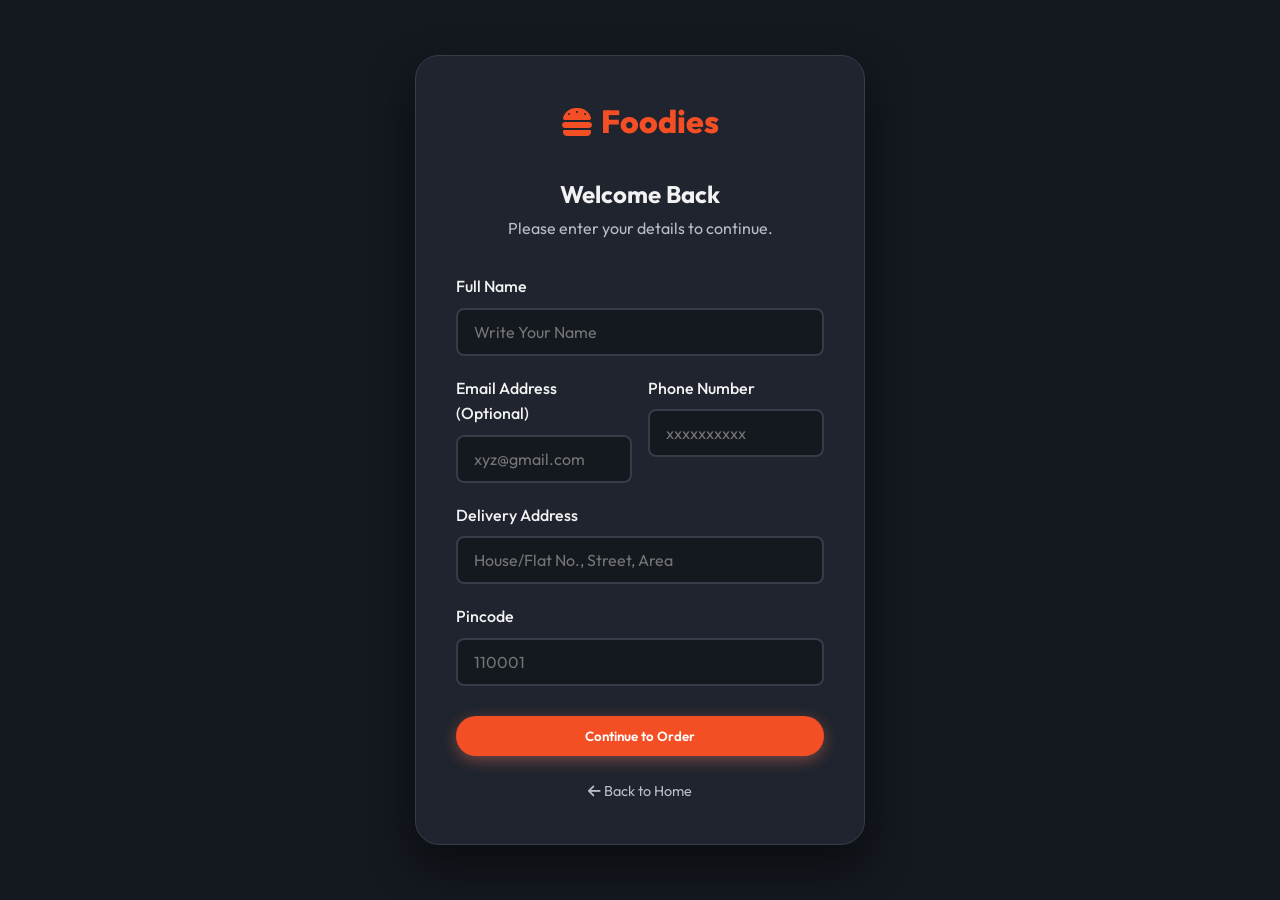
<file: checkout.html>
<!-- checkout.html -->
<!DOCTYPE html>
<html lang="en">
<head>
    <meta charset="UTF-8">
    <title>Foodies - Checkout</title>
    <meta name="viewport" content="width=device-width, initial-scale=1.0">
    <link href="https://fonts.googleapis.com/css2?family=Outfit:wght@300;400;500;600;700;800&display=swap" rel="stylesheet">
    <link rel="stylesheet" href="https://cdnjs.cloudflare.com/ajax/libs/font-awesome/6.4.0/css/all.min.css">
    <link rel="stylesheet" href="css/style.css">
    <style>
        .checkout-page { padding: 120px 24px 60px; display: flex; gap: 40px; }
        .checkout-form { flex: 2; background: var(--surface-color); padding: 32px; border-radius: var(--radius-lg); border: 1px solid var(--border-color); box-shadow: var(--shadow-sm); }
        .checkout-summary { flex: 1; align-self: flex-start; }
        .form-group { margin-bottom: 20px; }
        .form-group label { display: block; margin-bottom: 8px; font-weight: 500; }
        .form-group input { width: 100%; padding: 12px; border: 2px solid var(--border-color); border-radius: var(--radius-sm); font-family: inherit; font-size: 1rem; background: var(--bg-color); color: var(--text-primary); }
        .form-group input:focus { border-color: var(--primary-color); outline: none; }
        .payment-options { display: flex; gap: 16px; margin-bottom: 24px; }
        .payment-card { flex: 1; padding: 16px; border: 2px solid var(--border-color); border-radius: var(--radius-md); text-align: center; cursor: pointer; transition: all 0.2s; font-weight: 600; }
        .payment-card.selected { border-color: var(--primary-color); background: rgba(255, 126, 95, 0.1); color: var(--primary-color); }
        @media(max-width: 900px) { .checkout-page { flex-direction: column; } }
    </style>
</head>
<body>
    <script>if (localStorage.getItem('theme') === 'dark') document.documentElement.setAttribute('data-theme', 'dark');</script>
    <nav class="navbar">
        <div class="nav-container">
            <a href="index.html" class="logo"><i class="fa-solid fa-burger"></i> Foodies</a>
            <ul class="nav-links">
                <li><a href="restaurants.html">Restaurants</a></li>
                <li><a href="offers.html">Offers</a></li>
                <li><a href="help.html">Help</a></li>
            </ul>
        </div>
    </nav>

    <div class="container checkout-page">
        <div class="checkout-form">
            <h2>Delivery Details</h2>
            <p style="color: var(--text-secondary); margin-bottom: 24px;">Enter your information accurately so we can deliver your food hot!</p>
            
            <form id="checkoutForm" onsubmit="handleCheckout(event)">
                <div class="form-group">
                    <label>Full Name</label>
                    <input type="text" id="chkName" placeholder="John Doe" required>
                </div>
                <div class="form-group">
                    <label>Phone Number</label>
                    <input type="tel" id="chkPhone" placeholder="9876543210" pattern="[0-9]{10}" required>
                </div>
                <div class="form-group">
                    <label>Delivery Address</label>
                    <input type="text" id="chkAddress" placeholder="House/Flat No., Street, Area" required>
                </div>
                <div style="display: flex; gap: 16px;">
                    <div class="form-group" style="flex:1;">
                        <label>City</label>
                        <input type="text" id="chkCity" placeholder="New Delhi" required value="New Delhi">
                    </div>
                    <div class="form-group" style="flex:1;">
                        <label>Pincode</label>
                        <input type="text" id="chkPincode" placeholder="110001" required>
                    </div>
                </div>

                <h3 style="margin: 24px 0 16px;">Payment Method</h3>
                <div class="payment-options">
                    <div class="payment-card selected" onclick="selectPayment(this, 'cash')">
                        <i class="fa-solid fa-money-bill-1-wave" style="display:block; font-size:1.5rem; margin-bottom:8px;"></i> Cash
                    </div>
                    <div class="payment-card" onclick="selectPayment(this, 'upi')">
                        <i class="fa-brands fa-google-pay" style="display:block; font-size:1.5rem; margin-bottom:8px;"></i> UPI
                    </div>
                    <div class="payment-card" onclick="selectPayment(this, 'card')">
                        <i class="fa-solid fa-credit-card" style="display:block; font-size:1.5rem; margin-bottom:8px;"></i> Card
                    </div>
                </div>

                <!-- UPI Details -->
                <div id="upiDetails" style="display: none; margin-bottom: 24px; padding: 16px; border: 1px solid var(--border-color); border-radius: var(--radius-sm); background: rgba(0,0,0,0.02);">
                    <div class="form-group">
                        <label>UPI ID</label>
                        <input type="text" id="chkUpiId" placeholder="username@upi">
                    </div>
                </div>

                <!-- Card Details -->
                <div id="cardDetails" style="display: none; margin-bottom: 24px; padding: 16px; border: 1px solid var(--border-color); border-radius: var(--radius-sm); background: rgba(0,0,0,0.02);">
                    <!-- Saved Card Option -->
                    <div id="savedCardSelectionContainer" style="margin-bottom: 16px; display: none;">
                        <label style="display: flex; align-items: center; gap: 8px; font-weight: 600; cursor: pointer; margin-bottom: 12px;">
                            <input type="checkbox" id="useSavedCardCheckbox" onchange="toggleCardInputs()" style="width: auto;">
                            Use a saved payment method
                        </label>
                        <select id="savedCardSelect" style="width: 100%; padding: 12px; border: 2px solid var(--border-color); border-radius: var(--radius-sm); background: var(--bg-color); color: var(--text-primary); font-family: inherit; font-size: 1rem; margin-bottom: 16px;">
                            <!-- Dynamically loaded options -->
                        </select>
                    </div>

                    <!-- Card Inputs -->
                    <div id="newCardInputs">
                        <div class="form-group">
                            <label>Card Number</label>
                            <input type="text" id="chkCardNum" placeholder="0000 0000 0000 0000" maxlength="19" oninput="formatCheckoutCardNumber(this)">
                        </div>
                        <div style="display: flex; gap: 16px;">
                            <div class="form-group" style="flex:1;">
                                <label>Expiry (MM/YY)</label>
                                <input type="text" id="chkCardExp" placeholder="MM/YY" maxlength="5" oninput="formatCheckoutExpiry(this)">
                            </div>
                            <div class="form-group" style="flex:1;">
                                <label>CVV</label>
                                <input type="password" id="chkCardCvv" placeholder="123" maxlength="4">
                            </div>
                        </div>
                        <div class="form-group">
                            <label>Name on Card</label>
                            <input type="text" id="chkCardName" placeholder="Write Your Name">
                        </div>
                        <div class="form-group" style="display: flex; align-items: center; gap: 8px; margin-top: 12px;">
                            <input type="checkbox" id="saveCardCheckbox" style="width: auto; cursor: pointer;">
                            <label for="saveCardCheckbox" style="margin: 0; font-weight: 500; cursor: pointer;">Save this card for future payments</label>
                        </div>
                    </div>
                </div>
                
                <input type="hidden" id="selectedPaymentMethod" value="cash">

                <button type="submit" class="btn btn-primary btn-block" style="font-size: 1.2rem; padding: 16px;">Pay & Place Order</button>
            </form>
        </div>

        <div class="checkout-summary">
            <div class="cart-summary" style="background: var(--surface-color); border-radius: var(--radius-lg); padding: 32px; border: 1px solid var(--border-color);">
                <h3 style="margin-bottom: 24px;">Order Summary</h3>
                <div id="checkoutItems" style="margin-bottom: 16px; font-size: 0.95rem; color: var(--text-secondary);">
                    <!-- Items snippet -->
                </div>
                <div style="display:flex; gap:8px; margin-bottom:16px;">
                    <input type="text" id="chkCouponInput" placeholder="Enter Coupon Code" style="flex:1; padding:8px 12px; border:1px solid var(--border-color); border-radius:var(--radius-sm);">
                    <button type="button" class="btn btn-outline" style="padding:8px 16px;" onclick="applyChkCoupon()">Apply</button>
                </div>
                <div id="chkAppliedCouponMsg" style="color:var(--success-color); font-size:0.9rem; margin-bottom:16px; display:none;">
                    <i class="fa-solid fa-tags"></i> Coupon <strong id="chkAppliedCouponName"></strong> Applied! 
                    <button type="button" onclick="removeChkCoupon()" style="background:none; border:none; color:var(--danger-color); cursor:pointer; text-decoration:underline;">Remove</button>
                </div>
                
                <div style="display: flex; justify-content: space-between; border-top: 1px dashed var(--border-color); padding-top: 16px; margin-top: 16px; font-size: 1.0rem; color: var(--text-secondary);">
                    <span>Subtotal</span>
                    <span id="chkSubtotal">₹0</span>
                </div>
                <div style="display: flex; justify-content: space-between; margin-top: 8px; font-size: 1.0rem; color: var(--text-secondary);">
                    <span>Fees (Delivery + Platform)</span>
                    <span>₹45</span>
                </div>
                <div id="chkDiscountRow" style="display: none; justify-content: space-between; margin-top: 8px; font-size: 1.0rem; color: var(--success-color);">
                    <span>Discount</span>
                    <span id="chkDiscountAmount">-₹0</span>
                </div>
                <div style="display: flex; justify-content: space-between; border-top: 1px dashed var(--border-color); padding-top: 16px; margin-top: 16px; font-size: 1.25rem; font-weight: 700;">
                    <span>Total</span>
                    <span id="finalTotal">₹0</span>
                </div>
            </div>
        </div>
    </div>
    
    <div id="toastContainer" class="toast-container"></div>
    <script src="js/auth.js"></script>
    <script src="js/script.js"></script>
    <script src="js/cart.js"></script>
    <script>
        function updateSummary() {
            const container = document.getElementById('checkoutItems');
            if(window.cartSystem.items.length === 0) {
                container.innerHTML = '<p style="color:var(--danger-color);">Your cart is empty.</p>';
                document.getElementById('finalTotal').textContent = '₹0';
                return;
            }
            let html = '';
            for (const item of cartSystem.items) {
                html += `<div style="display:flex; justify-content:space-between; margin-bottom:8px;"><span>${item.quantity}x ${item.name}</span><span>₹${item.price * item.quantity}</span></div>`;
            }
            container.innerHTML = html;
            
            const sub = cartSystem.getTotal();
            document.getElementById('chkSubtotal').textContent = `₹${sub}`;
            document.getElementById('finalTotal').textContent = `₹${cartSystem.getFinalTotal()}`;
            
            const discountRow = document.getElementById('chkDiscountRow');
            if(cartSystem.appliedCoupon && cartSystem.discountAmount > 0) {
                discountRow.style.display = 'flex';
                document.getElementById('chkAppliedCouponName').textContent = cartSystem.appliedCoupon;
                document.getElementById('chkDiscountAmount').textContent = `-₹${cartSystem.discountAmount}`;
                document.getElementById('chkAppliedCouponMsg').style.display = 'block';
            } else {
                discountRow.style.display = 'none';
                document.getElementById('chkAppliedCouponMsg').style.display = 'none';
            }
        }
        
        function applyChkCoupon() {
            const code = document.getElementById('chkCouponInput').value;
            if(cartSystem.applyCoupon(code)) {
                document.getElementById('chkCouponInput').value = '';
                updateSummary();
            }
        }
        
        function removeChkCoupon() {
            cartSystem.removeCoupon();
            updateSummary();
        }

        function formatCheckoutCardNumber(input) {
            let value = input.value.replace(/\D/g, '');
            let formatted = '';
            for (let i = 0; i < value.length; i++) {
                if (i > 0 && i % 4 === 0) formatted += ' ';
                formatted += value[i];
            }
            input.value = formatted;
        }

        function formatCheckoutExpiry(input) {
            let value = input.value.replace(/\D/g, '');
            if (value.length > 2) {
                input.value = value.slice(0, 2) + '/' + value.slice(2, 4);
            } else {
                input.value = value;
            }
        }

        function setupSavedPayments() {
            const container = document.getElementById('savedCardSelectionContainer');
            const select = document.getElementById('savedCardSelect');
            if (!window.profileSystem || !container || !select) return;
            
            const payments = window.profileSystem.payments || [];
            if (payments.length > 0) {
                container.style.display = 'block';
                document.getElementById('useSavedCardCheckbox').checked = true;
                
                let selectHtml = '';
                payments.forEach((p) => {
                    selectHtml += `<option value="${p.id}" data-type="${p.type}" data-detail="${p.detail}">${p.type} ending in ${p.detail.slice(-4)}</option>`;
                });
                select.innerHTML = selectHtml;
                toggleCardInputs();
            } else {
                container.style.display = 'none';
                document.getElementById('useSavedCardCheckbox').checked = false;
                toggleCardInputs();
            }
        }

        function toggleCardInputs() {
            const useSaved = document.getElementById('useSavedCardCheckbox').checked;
            const newCardDiv = document.getElementById('newCardInputs');
            
            const numInput = document.getElementById('chkCardNum');
            const expInput = document.getElementById('chkCardExp');
            const cvvInput = document.getElementById('chkCardCvv');
            const nameInput = document.getElementById('chkCardName');
            
            if (useSaved && document.getElementById('savedCardSelectionContainer').style.display !== 'none') {
                newCardDiv.style.display = 'none';
                numInput.required = false;
                expInput.required = false;
                cvvInput.required = false;
                nameInput.required = false;
            } else {
                newCardDiv.style.display = 'block';
                const isCardMethod = document.getElementById('selectedPaymentMethod').value === 'card';
                numInput.required = isCardMethod;
                expInput.required = isCardMethod;
                cvvInput.required = isCardMethod;
                nameInput.required = isCardMethod;
            }
        }

        function selectPayment(el, method) {
            const cards = document.querySelectorAll('.payment-card');
            for(const c of cards) {
                c.classList.remove('selected');
            }
            el.classList.add('selected');
            document.getElementById('selectedPaymentMethod').value = method;

            document.getElementById('upiDetails').style.display = method === 'upi' ? 'block' : 'none';
            document.getElementById('cardDetails').style.display = method === 'card' ? 'block' : 'none';

            document.getElementById('chkUpiId').required = method === 'upi';
            
            toggleCardInputs();
        }

        function handleCheckout(e) {
            e.preventDefault();
            if(!authSystem.isLoggedIn()) {
                window.location.href = 'login.html?redirect=checkout.html';
                return;
            }
            if(cartSystem.items.length === 0) {
                showToast("Cannot place empty order!");
                return;
            }

            const method = document.getElementById('selectedPaymentMethod').value;
            if (method === 'card') {
                const useSaved = document.getElementById('useSavedCardCheckbox').checked && 
                                 document.getElementById('savedCardSelectionContainer').style.display !== 'none';
                
                if (!useSaved) {
                    const cardNum = document.getElementById('chkCardNum').value.replace(/\s+/g, '');
                    const cardExp = document.getElementById('chkCardExp').value;
                    const cardCvv = document.getElementById('chkCardCvv').value;
                    const cardName = document.getElementById('chkCardName').value.trim();
                    
                    if (cardNum.length < 16) {
                        showToast("Please enter a valid 16-digit card number.");
                        return;
                    }
                    if (!cardExp.includes('/') || cardExp.length < 5) {
                        showToast("Please enter a valid expiry (MM/YY).");
                        return;
                    }
                    if (cardCvv.length < 3) {
                        showToast("Please enter a valid CVV.");
                        return;
                    }
                    if (!cardName) {
                        showToast("Please enter name on card.");
                        return;
                    }
                    
                    // If "Save Card" is checked, save it to profileSystem
                    if (document.getElementById('saveCardCheckbox').checked && window.profileSystem) {
                        let type = 'Visa';
                        if (cardNum.startsWith('5')) type = 'Mastercard';
                        else if (cardNum.startsWith('4')) type = 'Visa';
                        else if (cardNum.startsWith('3')) type = 'American Express';
                        window.profileSystem.addPayment(type, cardNum);
                    }
                }
            }

            // Save Order
            cartSystem.saveOrder();
            // Clear cart
            cartSystem.clearCart();
            // Redirect
            window.location.href = 'confirmation.html';
        }

        document.addEventListener('DOMContentLoaded', () => {
            if(!authSystem.isLoggedIn()) {
                window.location.href = 'login.html?redirect=checkout.html';
                return;
            } else {
                const user = authSystem.getUser();
                document.getElementById('chkName').value = user.name;
                document.getElementById('chkPhone').value = user.phone;
                document.getElementById('chkAddress').value = user.address;
                document.getElementById('chkPincode').value = user.pincode;
            }
            updateSummary();
            setupSavedPayments();
        });
    </script>
</body>
</html>
</file>
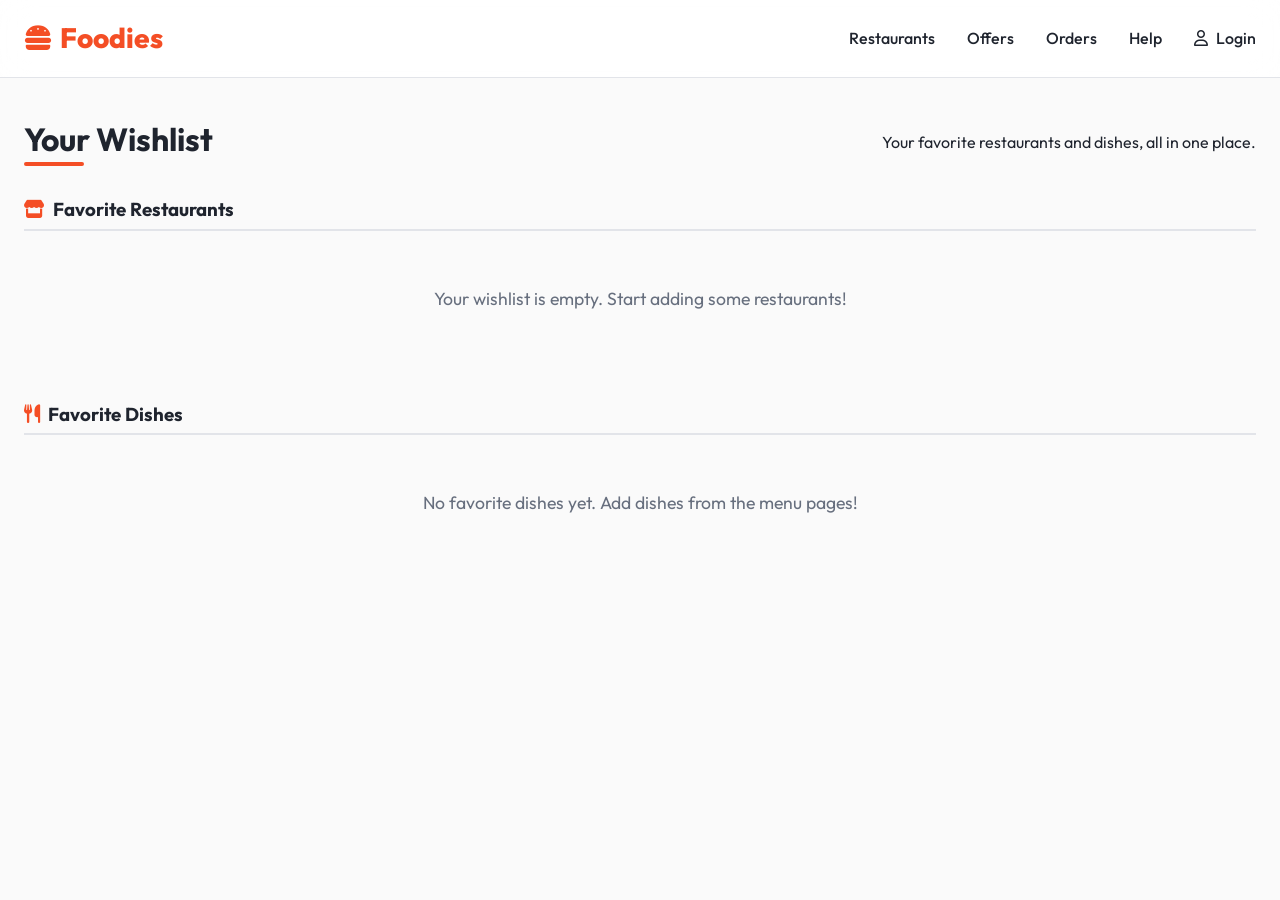
<file: favorites.html>
<!DOCTYPE html>
<html lang="en">
<head>
    <meta charset="UTF-8">
    <meta name="viewport" content="width=device-width, initial-scale=1.0">
    <title>Foodies - Favorites</title>
    <link href="https://fonts.googleapis.com/css2?family=Outfit:wght@300;400;500;600;700;800&display=swap" rel="stylesheet">
    <link rel="stylesheet" href="https://cdnjs.cloudflare.com/ajax/libs/font-awesome/6.4.0/css/all.min.css">
    <link rel="stylesheet" href="css/style.css">
</head>
<body>
    <nav class="navbar">
        <div class="nav-container">
            <a href="index.html" class="logo"><i class="fa-solid fa-burger"></i> Foodies</a>
            <ul class="nav-links">
                <li><a href="restaurants.html">Restaurants</a></li>
                <li><a href="offers.html">Offers</a></li>
                <li><a href="profile.html">Orders</a></li>
                <li><a href="help.html">Help</a></li>
                <li><a href="login.html" class="login-btn"><i class="fa-regular fa-user"></i> Login</a></li>
            </ul>
        </div>
    </nav>
    <div class="container" style="padding-top: 120px; min-height: 60vh; padding-bottom: 60px;">
        <div class="section-header">
            <h2>Your Wishlist</h2>
            <p>Your favorite restaurants and dishes, all in one place.</p>
        </div>
        
        <!-- Restaurants Section -->
        <h3 style="margin-bottom: 24px; font-weight: 700; color: var(--text-primary); border-bottom: 2px solid var(--border-color); padding-bottom: 8px; display: flex; align-items: center; gap: 8px;"><i class="fa-solid fa-store" style="color:var(--primary-color);"></i> Favorite Restaurants</h3>
        <div class="restaurant-grid" id="favoritesGrid" style="margin-bottom: 60px;">
            <!-- Dynamically populated via JS -->
            <p>Loading your favorites...</p>
        </div>

        <!-- Dishes Section -->
        <h3 style="margin-bottom: 24px; font-weight: 700; color: var(--text-primary); border-bottom: 2px solid var(--border-color); padding-bottom: 8px; display: flex; align-items: center; gap: 8px;"><i class="fa-solid fa-utensils" style="color:var(--primary-color);"></i> Favorite Dishes</h3>
        <div class="restaurant-grid" id="favoriteDishesGrid">
            <!-- Dynamically populated via JS -->
            <p>Loading your favorite dishes...</p>
        </div>
    </div>
    <script>
        function renderFavorites() {
            // Render Restaurants
            const container = document.getElementById('favoritesGrid');
            if(container) {
                const favIds = wishlistSystem.wishlist;
                const data = window.foodData.restaurants.filter(r => favIds.includes(r.id));

                if(data.length === 0) {
                    container.innerHTML = `<p style="grid-column: 1/-1; text-align: center; color: var(--text-secondary); font-size: 1.1rem; padding: 30px 0;">Your wishlist is empty. Start adding some restaurants!</p>`;
                } else {
                    let html = '';
                    data.forEach(r => {
                        const hasOffer = [1, 4, 5].includes(r.id);
                        const offerHtml = hasOffer ? `<div style="position:absolute; top:12px; left:12px; background:var(--primary-color); color:white; padding:4px 12px; font-weight:800; border-radius:var(--radius-sm); font-size:0.8rem; box-shadow:var(--shadow-sm); z-index:10;">BEST OFFER</div>` : '';

                        html += `
                        <a href="menu.html?id=${r.id}" class="restaurant-card">
                            <div class="rest-image">
                                ${offerHtml}
                                <button class="wishlist-btn" data-id="${r.id}" onclick="event.preventDefault(); wishlistSystem.toggle(${r.id})" style="position:absolute; top:12px; right:12px; background:white; border:none; border-radius:50%; width:32px; height:32px; display:flex; align-items:center; justify-content:center; cursor:pointer; box-shadow:var(--shadow-sm); z-index:10; font-size:1.1rem; transition:transform 0.2s; color:var(--text-secondary);">
                                    <i class="fa-regular fa-heart"></i>
                                </button>
                                <img src="${r.img}?w=500&q=80" alt="${r.name}">
                                <span class="view-menu-overlay">View Menu</span>
                            </div>
                            <div class="rest-details">
                                <div class="rest-header">
                                    <h3>${r.name}</h3>
                                    <span class="rating"><i class="fa-solid fa-star"></i> ${r.rating}</span>
                                </div>
                                <p class="cuisines">${r.cuisine}</p>
                                <div class="rest-meta">
                                    <span><i class="fa-solid fa-clock"></i> ${r.time}</span>
                                    <span><i class="fa-solid fa-motorcycle"></i> ${r.id % 2 === 0 ? "Free" : "₹40"}</span>
                                </div>
                            </div>
                        </a>
                        `;
                    });
                    container.innerHTML = html;
                }
            }

            // Render Dishes
            const dishesContainer = document.getElementById('favoriteDishesGrid');
            if (dishesContainer) {
                const dishIds = wishlistSystem.dishWishlist || [];
                const dishData = window.foodData.dishes.filter(d => dishIds.includes(d.id));

                if(dishData.length === 0) {
                    dishesContainer.innerHTML = `<p style="grid-column: 1/-1; text-align: center; color: var(--text-secondary); font-size: 1.1rem; padding: 30px 0;">No favorite dishes yet. Add dishes from the menu pages!</p>`;
                } else {
                    let dishHtml = '';
                    dishData.forEach(d => {
                        const typeClass = d.type === 'veg' ? 'success' : 'danger';
                        dishHtml += `
                        <div class="restaurant-card" style="position:relative; display:flex; flex-direction:column; overflow:hidden; min-height: 320px;">
                            <div class="rest-image" style="position:relative; height:180px;">
                                <button class="wishlist-dish-btn" data-id="${d.id}" onclick="event.preventDefault(); wishlistSystem.toggleDish(${d.id});" style="position:absolute; top:12px; right:12px; background:white; border:none; border-radius:50%; width:32px; height:32px; display:flex; align-items:center; justify-content:center; cursor:pointer; box-shadow:var(--shadow-sm); z-index:10; font-size:1.1rem; transition:transform 0.2s; color:var(--text-secondary);">
                                    <i class="fa-regular fa-heart"></i>
                                </button>
                                <img src="${d.img}" alt="${d.name}" style="width:100%; height:100%; object-fit:cover;">
                            </div>
                            <div class="rest-details" style="flex:1; display:flex; flex-direction:column; justify-content:space-between; padding:16px;">
                                <div>
                                    <div style="display:flex; align-items:center; gap:6px; margin-bottom:4px;">
                                        <span class="type-icon ${d.type}" style="display:inline-flex; width:10px; height:10px; border:1px solid var(--${typeClass}-color); border-radius:2px; align-items:center; justify-content:center;"><i class="fa-solid fa-circle" style="color:var(--${typeClass}-color); font-size:6px;"></i></span>
                                        <h3 style="font-size:1.1rem; font-weight:600; margin:0; text-overflow:ellipsis; overflow:hidden; white-space:nowrap; color: var(--text-primary);">${d.name}</h3>
                                    </div>
                                    <p style="color:var(--text-secondary); font-size:0.85rem; margin-bottom:12px;">₹${d.price} • ${d.restaurant}</p>
                                </div>
                                <button class="btn btn-primary btn-block btn-sm" onclick="if(window.cartSystem){ window.cartSystem.addItem(${d.id}, '${d.name.replace(/'/g, "\\'")}', ${d.price}, '${d.img}'); }" style="font-weight:700; border-radius: var(--radius-sm);">ADD TO CART</button>
                            </div>
                        </div>
                        `;
                    });
                    dishesContainer.innerHTML = dishHtml;
                }
            }

            setTimeout(() => wishlistSystem.updateButtons(), 0);
        }

        document.addEventListener('DOMContentLoaded', () => {
            renderFavorites();
        });
    </script>
    <div id="toastContainer" class="toast-container"></div>
    <script src="js/auth.js"></script>
<script src="js/script.js"></script>
    <script src="js/cart.js"></script>
    <script src="js/search.js"></script>
</body>
</html>
</file>
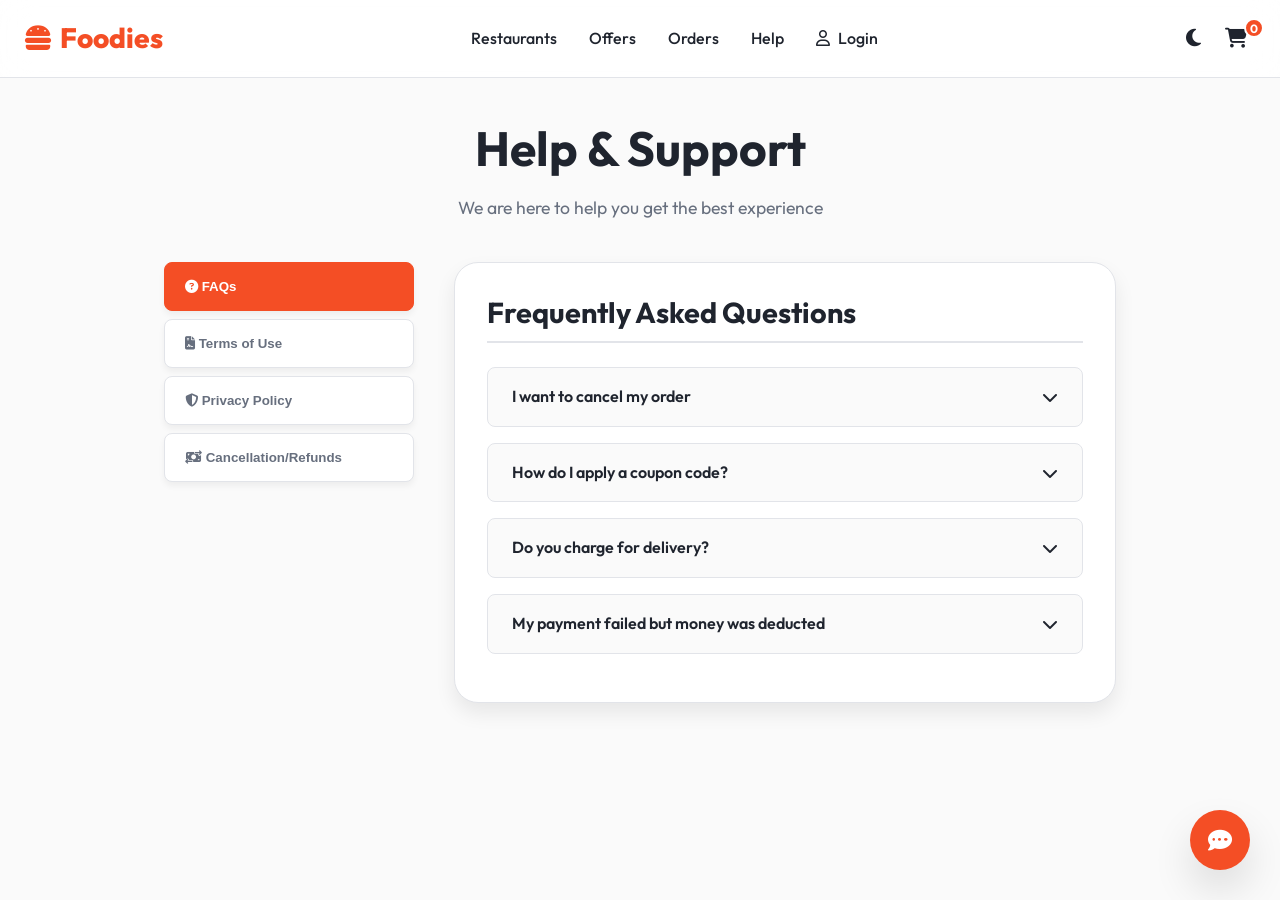
<file: help.html>
<!-- help.html -->
<!DOCTYPE html>
<html lang="en">
<head>
    <meta charset="UTF-8">
    <title>Foodies - Help & Support</title>
    <meta name="viewport" content="width=device-width, initial-scale=1.0">
    <link href="https://fonts.googleapis.com/css2?family=Outfit:wght@300;400;500;600;700;800&display=swap" rel="stylesheet">
    <link rel="stylesheet" href="https://cdnjs.cloudflare.com/ajax/libs/font-awesome/6.4.0/css/all.min.css">
    <link rel="stylesheet" href="css/style.css">
    <style>
        .help-page { padding: 120px 24px 60px; max-width: 1000px; margin: 0 auto; }
        
        .help-header { text-align: center; margin-bottom: 40px; }
        .help-header h1 { font-size: 3rem; margin-bottom: 16px; color: var(--text-primary); }
        .help-header p { color: var(--text-secondary); font-size: 1.1rem; }
        
        /* Grid Layout */
        .help-grid { display: grid; grid-template-columns: 250px 1fr; gap: 40px; }
        @media(max-width: 768px) { .help-grid { grid-template-columns: 1fr; } }
        
        /* Sidebar Navigation */
        .help-nav { display: flex; flex-direction: column; gap: 8px; position: sticky; top: 100px; }
        .help-nav-btn { text-align: left; background: var(--surface-color); border: 1px solid var(--border-color); padding: 16px 20px; border-radius: var(--radius-sm); font-weight: 600; color: var(--text-secondary); cursor: pointer; transition: all 0.2s; box-shadow: var(--shadow-sm); }
        .help-nav-btn:hover { border-color: var(--primary-color); color: var(--primary-color); }
        .help-nav-btn.active { background: var(--primary-color); color: white; border-color: var(--primary-color); }
        
        /* Content Sections */
        .help-section { display: none; background: var(--surface-color); padding: 32px; border-radius: var(--radius-lg); box-shadow: var(--shadow-md); border: 1px solid var(--border-color); animation: fadeUp 0.3s ease; }
        .help-section.active { display: block; }
        .help-section h2 { margin-bottom: 24px; font-size: 1.8rem; color: var(--text-primary); border-bottom: 2px solid var(--border-color); padding-bottom: 12px; }
        
        /* Typography Content */
        .content-text p { margin-bottom: 16px; line-height: 1.6; color: var(--text-secondary); }
        .content-text h3 { margin: 24px 0 12px; font-size: 1.2rem; color: var(--text-primary); }
        .content-text ul { margin-bottom: 16px; padding-left: 20px; color: var(--text-secondary); line-height: 1.6; }
        
        /* FAQ Accordion */
        .faq-item { margin-bottom: 16px; border: 1px solid var(--border-color); border-radius: var(--radius-sm); overflow: hidden; }
        .faq-question { padding: 16px 24px; background: rgba(0,0,0,0.02); font-weight: 600; cursor: pointer; display: flex; justify-content: space-between; align-items: center; color: var(--text-primary); user-select: none; transition: background 0.2s; }
        .faq-question:hover { background: rgba(0,0,0,0.05); }
        .faq-question i { transition: transform 0.3s; }
        .faq-item.open .faq-question i { transform: rotate(180deg); color: var(--primary-color); }
        .faq-answer { padding: 0 24px; max-height: 0; overflow: hidden; transition: all 0.3s ease; color: var(--text-secondary); line-height: 1.6; }
        .faq-item.open .faq-answer { padding: 16px 24px; max-height: 500px; border-top: 1px solid var(--border-color); }
        
        /* Floating Chatbot */
        .chatbot-widget { position: fixed; bottom: 30px; right: 30px; z-index: 1000; display: flex; flex-direction: column; align-items: flex-end; }
        .chat-toggleBtn { width: 60px; height: 60px; border-radius: 50%; background: var(--primary-color); color: white; display: flex; justify-content: center; align-items: center; font-size: 1.5rem; cursor: pointer; box-shadow: var(--shadow-lg); transition: transform 0.2s; border: none; outline: none; }
        .chat-toggleBtn:hover { transform: scale(1.1); }
        
        .chat-window { width: 350px; background: var(--surface-color); border-radius: var(--radius-lg); box-shadow: var(--shadow-lg); border: 1px solid var(--border-color); overflow: hidden; display: none; flex-direction: column; margin-bottom: 16px; transform-origin: bottom right; animation: scaleUp 0.3s cubic-bezier(0.175, 0.885, 0.32, 1.275); }
        @keyframes scaleUp { 0% { transform: scale(0); opacity: 0; } 100% { transform: scale(1); opacity: 1; } }
        
        .chat-header { background: var(--primary-color); color: white; padding: 16px 20px; display: flex; justify-content: space-between; align-items: center; font-weight: 600; }
        .chat-header i { cursor: pointer; }
        .chat-body { height: 350px; padding: 20px; overflow-y: auto; display: flex; flex-direction: column; gap: 16px; background: rgba(0,0,0,0.01); }
        
        .chat-msg { max-width: 80%; padding: 12px 16px; border-radius: 16px; font-size: 0.95rem; line-height: 1.4; animation: slideIn 0.3s ease; }
        @keyframes slideIn { 0% { transform: translateY(10px); opacity: 0; } 100% { transform: translateY(0); opacity: 1; } }
        
        .msg-bot { background: var(--bg-color); border: 1px solid var(--border-color); color: var(--text-primary); border-bottom-left-radius: 4px; align-self: flex-start; }
        .msg-user { background: var(--primary-color); color: white; border-bottom-right-radius: 4px; align-self: flex-end; }
        
        .chat-input { display: flex; padding: 12px; background: var(--surface-color); border-top: 1px solid var(--border-color); }
        .chat-input input { flex: 1; padding: 10px 16px; border-radius: var(--radius-full); border: 1px solid var(--border-color); background: var(--bg-color); color: var(--text-primary); outline: none; transition: border 0.2s; }
        .chat-input input:focus { border-color: var(--primary-color); }
        .chat-submitBtn { background: none; border: none; color: var(--primary-color); font-size: 1.2rem; margin-left: 12px; cursor: pointer; transition: transform 0.2s; }
        .chat-submitBtn:hover { transform: scale(1.1); }
        
        /* Auto suggested quick replies */
        .chat-quick-replies { display: flex; flex-wrap: wrap; gap: 8px; margin-top: auto; }
        .chat-quick-btn { background: rgba(255,126,95,0.1); border: 1px solid rgba(255,126,95,0.3); color: var(--primary-color); padding: 6px 12px; border-radius: var(--radius-full); font-size: 0.85rem; font-weight: 500; cursor: pointer; transition: background 0.2s; white-space: nowrap; }
        .chat-quick-btn:hover { background: rgba(255,126,95,0.2); }
    </style>
</head>
<body>
    <script>if (localStorage.getItem('theme') === 'dark') document.documentElement.setAttribute('data-theme', 'dark');</script>
    <nav class="navbar">
        <div class="nav-container">
            <a href="index.html" class="logo"><i class="fa-solid fa-burger"></i> Foodies</a>
            <ul class="nav-links">
                <li><a href="restaurants.html">Restaurants</a></li>
                <li><a href="offers.html">Offers</a></li>
                <li><a href="profile.html">Orders</a></li>
                <li><a href="help.html">Help</a></li>
                <li><a href="login.html" class="login-btn"><i class="fa-regular fa-user"></i> Login</a></li>
            </ul>
            <div class="nav-actions">
                <button class="dark-mode-toggle" id="darkModeToggle"><i class="fa-solid fa-moon"></i></button>
                <div class="cart-icon-container">
                    <a href="cart.html" class="cart-icon">
                        <i class="fa-solid fa-cart-shopping"></i><span class="cart-count">0</span>
                    </a>
                </div>
            </div>
        </div>
    </nav>

    <div class="container help-page">
        <div class="help-header">
            <h1>Help & Support</h1>
            <p>We are here to help you get the best experience</p>
        </div>

        <div class="help-grid">
            <div class="help-nav">
                <button class="help-nav-btn active" onclick="switchTab(this, 'faq')"><i class="fa-solid fa-circle-question"></i> FAQs</button>
                <button class="help-nav-btn" onclick="switchTab(this, 'terms')"><i class="fa-solid fa-file-contract"></i> Terms of Use</button>
                <button class="help-nav-btn" onclick="switchTab(this, 'privacy')"><i class="fa-solid fa-shield-halved"></i> Privacy Policy</button>
                <button class="help-nav-btn" onclick="switchTab(this, 'refund')"><i class="fa-solid fa-money-bill-transfer"></i> Cancellation/Refunds</button>
            </div>

            <div class="help-content-area">
                
                <!-- FAQ SECTION -->
                <div id="faq" class="help-section active">
                    <h2>Frequently Asked Questions</h2>
                    <div class="faq-list">
                        <div class="faq-item">
                            <div class="faq-question" onclick="toggleFaq(this)">
                                <span>I want to cancel my order</span>
                                <i class="fa-solid fa-chevron-down"></i>
                            </div>
                            <div class="faq-answer">
                                We'll do our best to help you cancel your order. Please note, orders can only be cancelled before they have been accepted by the restaurant. You can check the status on the generic Tracking page.
                            </div>
                        </div>
                        <div class="faq-item">
                            <div class="faq-question" onclick="toggleFaq(this)">
                                <span>How do I apply a coupon code?</span>
                                <i class="fa-solid fa-chevron-down"></i>
                            </div>
                            <div class="faq-answer">
                                In your Cart, below the Cart items, you'll see a 'Bill Details' section. Enter a valid coupon code (like WELCOME50) in the input box and click Apply. 
                            </div>
                        </div>
                        <div class="faq-item">
                            <div class="faq-question" onclick="toggleFaq(this)">
                                <span>Do you charge for delivery?</span>
                                <i class="fa-solid fa-chevron-down"></i>
                            </div>
                            <div class="faq-answer">
                                Yes, we charge a nominal ₹40 delivery fee for most areas and a fixed ₹5 platform fee, but we occasionally provide free delivery coupons!
                            </div>
                        </div>
                        <div class="faq-item">
                            <div class="faq-question" onclick="toggleFaq(this)">
                                <span>My payment failed but money was deducted</span>
                                <i class="fa-solid fa-chevron-down"></i>
                            </div>
                            <div class="faq-answer">
                                Don't worry! Sometimes bank servers face glitches. Any deducted amount for a failed transaction will automatically hit your account within 5-7 business days.
                            </div>
                        </div>
                    </div>
                </div>

                <!-- TERMS SECTION -->
                <div id="terms" class="help-section">
                    <h2>Terms of Use</h2>
                    <div class="content-text">
                        <p>These Terms of Use ("Terms") govern your access to and use of our Website. By accessing or using the food ordering platform, you signify your agreement to these Terms.</p>
                        <h3>User Accounts</h3>
                        <p>When you register for an account, you must provide accurate, current, and complete information. You are solely responsible for maintaining the confidentiality of your account credentials.</p>
                        <h3>Pricing and Availability</h3>
                        <p>All prices and availability of menu items are supplied directly by the restaurant partners and are subject to change without notice.</p>
                        <h3>Prohibited Conduct</h3>
                        <p>You agree not to engage in any prohibited conduct, including but not limited to submitting false orders, abusive language towards delivery partners, and submitting fraudulent payments.</p>
                    </div>
                </div>

                <!-- PRIVACY SECTION -->
                <div id="privacy" class="help-section">
                    <h2>Privacy Policy</h2>
                    <div class="content-text">
                        <p>We respect your privacy and are committed to protecting it through our compliance with this policy.</p>
                        <h3>Information We Collect</h3>
                        <ul>
                            <li><strong>Personal Information:</strong> Name, email address, postal address, phone number.</li>
                            <li><strong>Financial Information:</strong> Credit/Debit card metadata or UPI identifiers, managed securely by third party payment providers.</li>
                        </ul>
                        <h3>How We Use Your Information</h3>
                        <p>We use your information to facilitate your orders, communicate with you about your account, process payments securely, and analyze site usage for technical improvements.</p>
                        <h3>Data Sharing</h3>
                        <p>We only share your delivery details with our restaurant partners and delivery executives to ensure your food reaches you swiftly and safely.</p>
                    </div>
                </div>
                
                <!-- REFUND SECTION -->
                <div id="refund" class="help-section">
                    <h2>Cancellation & Refund Policy</h2>
                    <div class="content-text">
                        <p>We understand sometimes you might change your mind. Here is our policy regarding ongoing order cancellations and payment refunds.</p>
                        <h3>Cancellation Rules</h3>
                        <ul>
                            <li>You can cancel your order within 1 minute of placing it without any cancellation fee.</li>
                            <li>If the restaurant has already started preparing your food, the order cannot be cancelled and no refund will be issued.</li>
                            <li>If the delivery partner is at your doorstep but you are unavailable, the order is cancelled with a 100% cancellation fee.</li>
                        </ul>
                        <h3>Refund Process</h3>
                        <p>If your order is cancelled by us due to an unavailable item or unserviceable location, we will issue a full 100% refund. The refund process generally takes 3-5 business days to surface in your original payment method depending on your bank.</p>
                    </div>
                </div>

            </div>
        </div>
    </div>
    
    <!-- Floating Chatbot Widget -->
    <div class="chatbot-widget">
        <div class="chat-window" id="chatWindow">
            <div class="chat-header">
                <span><i class="fa-solid fa-robot"></i> Foodies Assistant</span>
                <i class="fa-solid fa-times" onclick="toggleChat()"></i>
            </div>
            <div class="chat-body" id="chatBody">
                <div class="chat-msg msg-bot">Hi there! 👋 How can I assist you with your Foodies experience today?</div>
                <div class="chat-quick-replies" id="chatQuickReplies">
                    <button class="chat-quick-btn" onclick="sendUserMsg('Where is my order?')">Where is my order?</button>
                    <button class="chat-quick-btn" onclick="sendUserMsg('Cancel order')">Cancel order</button>
                    <button class="chat-quick-btn" onclick="sendUserMsg('Offer not working')">Offer not working</button>
                </div>
            </div>
            <form class="chat-input" onsubmit="handleChatSubmit(event)">
                <input type="text" id="chatInput" placeholder="Type a message..." autocomplete="off">
                <button type="submit" class="chat-submitBtn"><i class="fa-solid fa-paper-plane"></i></button>
            </form>
        </div>
        <button class="chat-toggleBtn" onclick="toggleChat()"><i class="fa-solid fa-comment-dots"></i></button>
    </div>

    <!-- JavaScript Files -->
    <script src="js/auth.js"></script>
    <script src="js/script.js"></script>
    <script src="js/cart.js"></script>
    
    <script>
        // Layout Toggle Script
        function switchTab(btn, sectionId) {
            // Update buttons
            document.querySelectorAll('.help-nav-btn').forEach(b => b.classList.remove('active'));
            btn.classList.add('active');
            
            // Update sections
            document.querySelectorAll('.help-section').forEach(s => s.classList.remove('active'));
            document.getElementById(sectionId).classList.add('active');
        }
        
        // FAQ Accordion Script
        function toggleFaq(btn) {
            const parent = btn.parentElement;
            if(parent.classList.contains('open')) {
                parent.classList.remove('open');
            } else {
                // close all others?
                document.querySelectorAll('.faq-item').forEach(i => i.classList.remove('open'));
                parent.classList.add('open');
            }
        }
        
        // Chatbot Script
        function toggleChat() {
            const chatWindow = document.getElementById('chatWindow');
            if (chatWindow.style.display === 'flex') {
                chatWindow.style.display = 'none';
            } else {
                chatWindow.style.display = 'flex';
                // Trigger auto focus
                setTimeout(() => document.getElementById('chatInput').focus(), 100);
            }
        }
        
        function handleChatSubmit(e) {
            e.preventDefault();
            const inputField = document.getElementById('chatInput');
            const msg = inputField.value.trim();
            if(!msg) return;
            
            sendUserMsg(msg);
            inputField.value = '';
        }
        
        function sendUserMsg(msg) {
            const chatBody = document.getElementById('chatBody');
            
            // Remove quick replies temporarily
            const quickReplies = document.getElementById('chatQuickReplies');
            if(quickReplies) quickReplies.style.display = 'none';
            
            // Append User message
            chatBody.innerHTML += `<div class="chat-msg msg-user">${msg}</div>`;
            chatBody.scrollTop = chatBody.scrollHeight;
            
            // Simulate bot processing delay
            setTimeout(() => {
                let botRes = getBotResponse(msg.toLowerCase());
                chatBody.innerHTML += `<div class="chat-msg msg-bot">${botRes}</div>`;
                chatBody.scrollTop = chatBody.scrollHeight;
                
                // Show quick replies back if we want to
                if(quickReplies) {
                    chatBody.appendChild(quickReplies); // move down
                    quickReplies.style.display = 'flex';
                    chatBody.scrollTop = chatBody.scrollHeight;
                }
                
            }, 800);
        }
        
        function getBotResponse(msg) {
            if(msg.includes('order') && (msg.includes('where') || msg.includes('track'))) {
                return "You can track your active orders by clicking on your Profile/Orders in the top navigation bar.";
            } else if (msg.includes('cancel')) {
                return "To cancel an order, navigate to the Order Details page. Only orders that haven't been picked up by a cook can be cancelled!";
            } else if (msg.includes('offer') || msg.includes('coupon') || msg.includes('discount')) {
                return "Coupons have minimum order values. Head over to our Offers page in the navigation bar to see available discounts.";
            } else if (msg.includes('hello') || msg.includes('hi ')) {
                return "Hello! How can I help you regarding your Foodies experience?";
            } else {
                return "I'm still learning! If you have urgent requests, you can email us at support@foodies.com or call 1800-FOODIES.";
            }
        }
    </script>
</body>
</html>
</file>
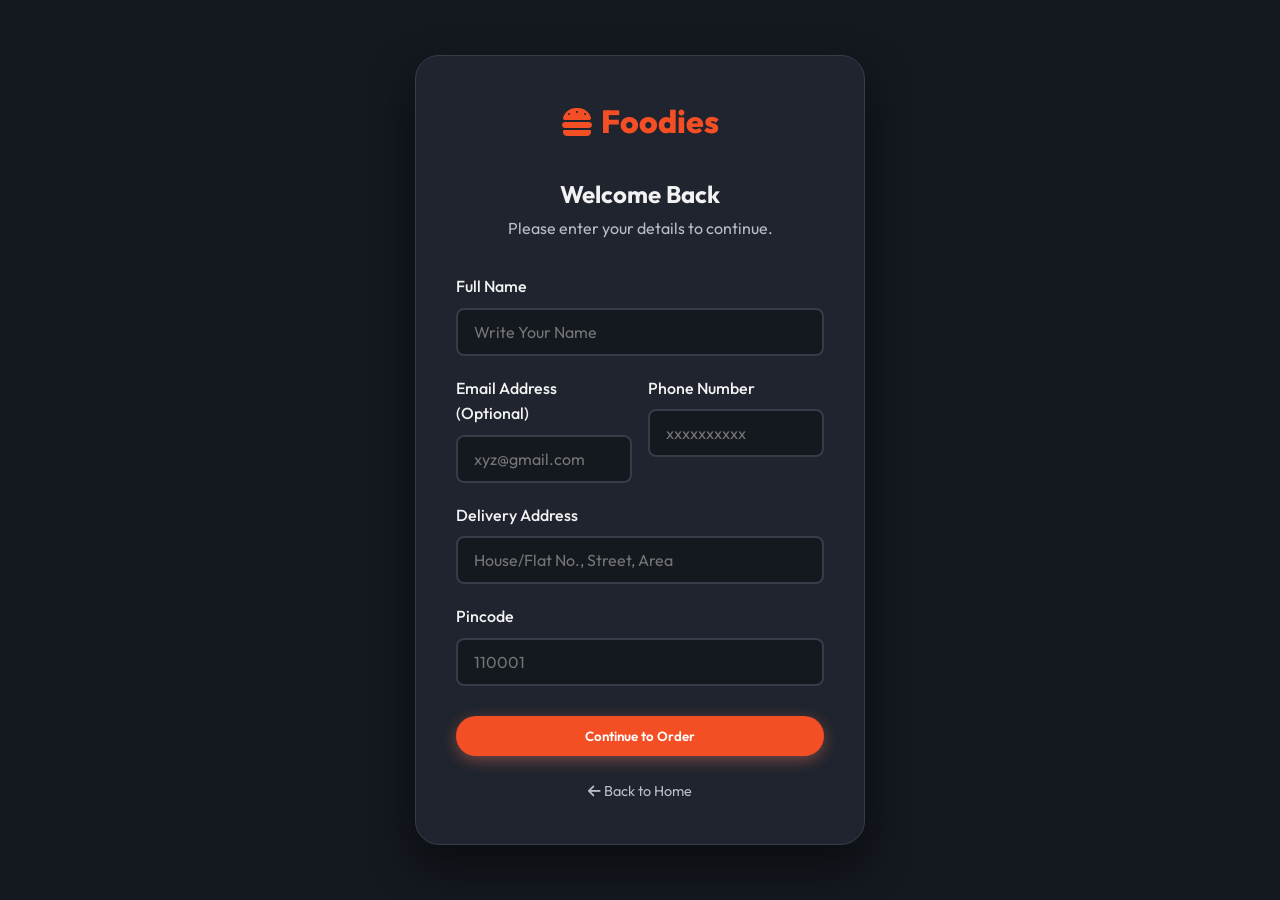
<file: login.html>
<!-- login.html -->
<!DOCTYPE html>
<html lang="en">
<head>
    <meta charset="UTF-8">
    <title>Foodies - Login / Signup</title>
    <meta name="viewport" content="width=device-width, initial-scale=1.0">
    <link href="https://fonts.googleapis.com/css2?family=Outfit:wght@300;400;500;600;700;800&display=swap" rel="stylesheet">
    <link rel="stylesheet" href="https://cdnjs.cloudflare.com/ajax/libs/font-awesome/6.4.0/css/all.min.css">
    <link rel="stylesheet" href="css/style.css">
    <style>
        .login-page { min-height: 100vh; display: flex; align-items: center; justify-content: center; background: var(--bg-color); padding: 40px 24px; }
        .login-card { background: var(--surface-color); border-radius: var(--radius-lg); padding: 40px; width: 100%; max-width: 450px; box-shadow: var(--shadow-lg); border: 1px solid var(--border-color); text-align: center; }
        .login-card .logo { justify-content: center; margin-bottom: 32px; font-size: 2rem; }
        .form-group { margin-bottom: 20px; text-align: left; }
        .form-group label { display: block; margin-bottom: 8px; font-weight: 500; color: var(--text-primary); }
        .form-group input { width: 100%; padding: 12px 16px; border: 2px solid var(--border-color); border-radius: var(--radius-sm); font-family: inherit; font-size: 1rem; background: var(--bg-color); color: var(--text-primary); }
        .form-group input:focus { outline: none; border-color: var(--primary-color); }
        .login-btn-submit { width: 100%; margin-top: 10px; }
        .divider { display: flex; align-items: center; margin: 24px 0; color: var(--text-secondary); }
        .divider::before, .divider::after { content: ''; flex: 1; height: 1px; background: var(--border-color); }
        .divider span { padding: 0 16px; font-size: 0.9rem; }
        .social-login { display: flex; gap: 16px; }
        .social-btn { flex: 1; padding: 12px; border: 1px solid var(--border-color); border-radius: var(--radius-sm); display: flex; align-items: center; justify-content: center; gap: 8px; cursor: pointer; background: var(--surface-color); color: var(--text-primary); font-weight: 600; transition: background 0.2s; }
        .social-btn:hover { background: var(--bg-color); }
        .back-home { margin-top: 24px; display: inline-block; color: var(--text-secondary); font-size: 0.9rem; }
        .back-home:hover { color: var(--primary-color); }
    </style>
</head>
<body data-theme="dark">
    <!-- Inline script to apply user's dark mode preference to body immediately so no flash happens -->
    <script>if (localStorage.getItem('theme') !== 'dark') document.documentElement.removeAttribute('data-theme'); else document.documentElement.setAttribute('data-theme', 'dark');</script>
    <div class="login-page">
        <div class="login-card">
            <a href="index.html" class="logo"><i class="fa-solid fa-burger"></i> Foodies</a>
            <h2 style="margin-bottom: 8px; color: var(--text-primary);">Welcome Back</h2>
            <p style="color: var(--text-secondary); margin-bottom: 32px;">Please enter your details to continue.</p>
            
            <form id="authForm" onsubmit="handleAuth(event)">
                <div class="form-group">
                    <label>Full Name</label>
                    <input type="text" id="regName" placeholder="Write Your Name" required>
                </div>
                <div style="display: flex; gap: 16px;">
                    <div class="form-group" style="flex: 1;">
                        <label>Email Address (Optional)</label>
                        <input type="email" id="regEmail" placeholder="xyz@gmail.com">
                    </div>
                    <div class="form-group" style="flex: 1;">
                        <label>Phone Number</label>
                        <input type="tel" id="regPhone" placeholder="xxxxxxxxxx" pattern="[0-9]{10}" required>
                    </div>
                </div>
                <div class="form-group">
                    <label>Delivery Address</label>
                    <input type="text" id="regAddress" placeholder="House/Flat No., Street, Area" required>
                </div>
                <div class="form-group">
                    <label>Pincode</label>
                    <input type="text" id="regPincode" placeholder="110001" required>
                </div>
                <button type="submit" class="btn btn-primary login-btn-submit">Continue to Order</button>
            </form>
            
            <script src="js/auth.js"></script>
            <script>
                function handleAuth(e) {
                    e.preventDefault();
                    const name = document.getElementById('regName').value;
                    const email = document.getElementById('regEmail').value;
                    const phone = document.getElementById('regPhone').value;
                    const address = document.getElementById('regAddress').value;
                    const pincode = document.getElementById('regPincode').value;

                    authSystem.register(name, phone, address, pincode, email);
                    
                    // Redirect back to previous or home
                    const urlParams = new URLSearchParams(window.location.search);
                    const redirect = urlParams.get('redirect');
                    if (redirect) {
                        window.location.href = redirect;
                    } else {
                        window.location.href = 'index.html';
                    }
                }
            </script>

            <a href="index.html" class="back-home"><i class="fa-solid fa-arrow-left"></i> Back to Home</a>
        </div>
    </div>
</body>
</html>
</file>
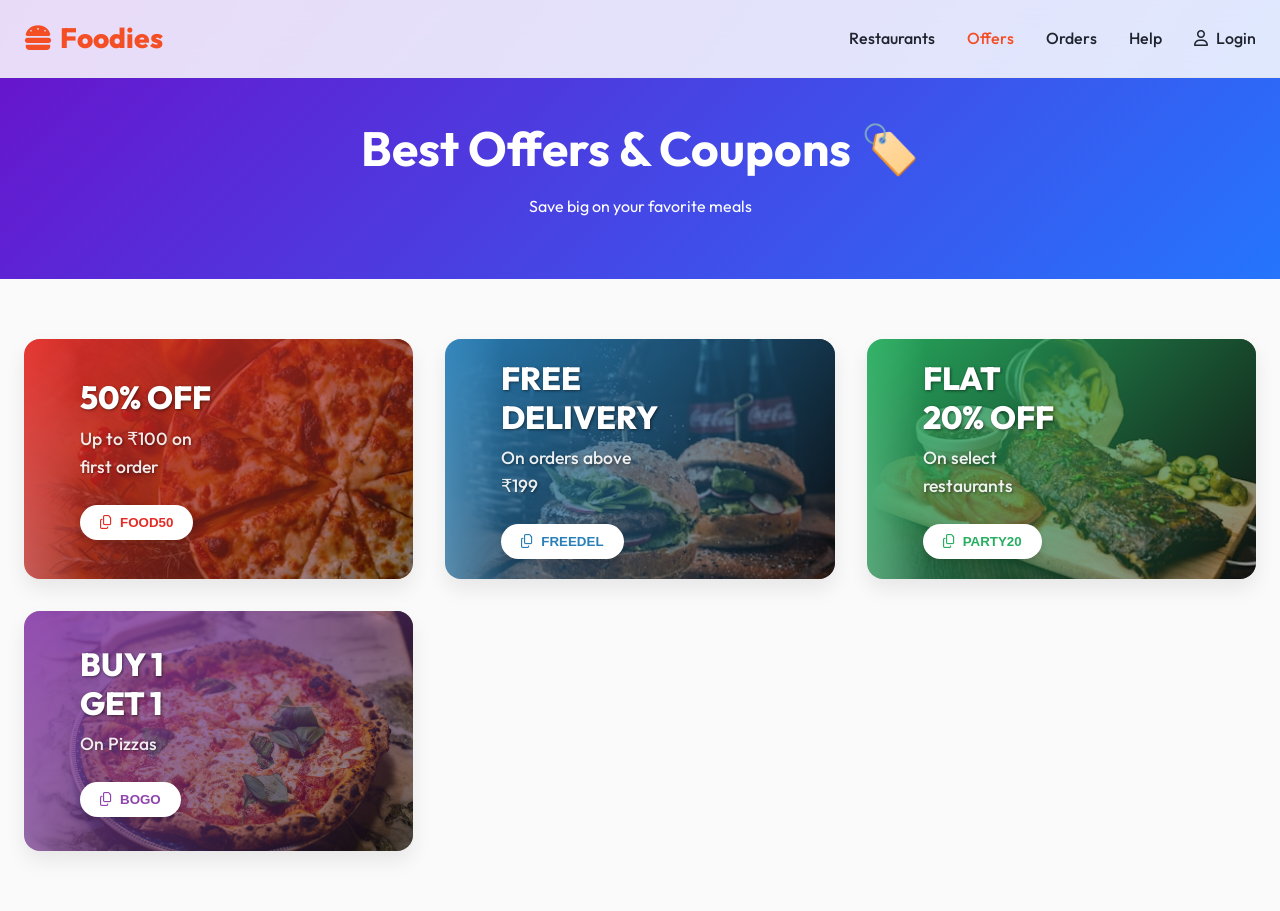
<file: offers.html>
<!-- offers.html -->
<!DOCTYPE html>
<html lang="en">
<head>
    <meta charset="UTF-8">
    <title>Foodies - Offers & Coupons</title>
    <meta name="viewport" content="width=device-width, initial-scale=1.0">
    <link href="https://fonts.googleapis.com/css2?family=Outfit:wght@300;400;500;600;700;800&display=swap" rel="stylesheet">
    <link rel="stylesheet" href="https://cdnjs.cloudflare.com/ajax/libs/font-awesome/6.4.0/css/all.min.css">
    <link rel="stylesheet" href="css/style.css">
    <style>
        .page-header { background: var(--blue-grad); padding: 120px 24px 60px; color: white; text-align: center; }
        .page-header h1 { font-size: 3rem; margin-bottom: 16px; }
        .offers-grid { display: grid; grid-template-columns: repeat(auto-fill, minmax(320px, 1fr)); gap: 32px; padding: 60px 0; }
        .offer-card { 
            position: relative; 
            height: 240px; 
            border-radius: var(--radius-md); 
            overflow: hidden; 
            display: flex; 
            align-items: center; 
            box-shadow: var(--shadow-md); 
            border: none; 
            transition: transform 0.3s, box-shadow 0.3s; 
        }
        .offer-card:hover {
            transform: translateY(-5px);
            box-shadow: var(--shadow-lg);
        }
        .coupon-btn { 
            background: white; 
            border: none; 
            padding: 10px 20px; 
            border-radius: var(--radius-full); 
            font-weight: 700; 
            cursor: pointer; 
            display: inline-flex; 
            align-items: center; 
            gap: 8px; 
            margin-top: 12px; 
            transition: transform 0.2s, box-shadow 0.2s; 
            box-shadow: 0 4px 6px rgba(0,0,0,0.1);
        }
        .coupon-btn:hover {
            transform: scale(1.05);
            box-shadow: 0 6px 12px rgba(0,0,0,0.15);
        }
        .coupon-btn:active { 
            transform: scale(0.95); 
        }
    </style>
</head>
<body>
    <script>if (localStorage.getItem('theme') === 'dark') document.documentElement.setAttribute('data-theme', 'dark');</script>
    <nav class="navbar">
        <div class="nav-container">
            <a href="index.html" class="logo"><i class="fa-solid fa-burger"></i> Foodies</a>
            <ul class="nav-links">
                <li><a href="restaurants.html">Restaurants</a></li>
                <li><a href="offers.html" style="color: var(--primary-color);">Offers</a></li>
                <li><a href="profile.html">Orders</a></li>
                <li><a href="help.html">Help</a></li>
                <li><a href="login.html" class="login-btn"><i class="fa-regular fa-user"></i> Login</a></li>
            </ul>
        </div>
    </nav>

    <div class="page-header">
        <h1>Best Offers & Coupons 🏷️</h1>
        <p>Save big on your favorite meals</p>
    </div>

    <div class="container">
        <div class="offers-grid">
            <!-- Card 1 -->
            <div class="offer-card">
                <img src="photos/50%25 OFF.jpeg" alt="50% OFF" style="position:absolute; top:0; left:0; width:100%; height:100%; object-fit:cover; z-index:1;">
                <div style="position:absolute; top:0; left:0; width:100%; height:100%; background: linear-gradient(135deg, rgba(229, 45, 39, 0.95) 0%, rgba(0, 0, 0, 0.4) 100%); z-index:2;"></div>
                <div class="offer-info" style="position:relative; z-index:3; padding:32px; color:white; display:flex; flex-direction:column; justify-content:center; height:100%; width:100%;">
                    <h3 style="font-size:2rem; font-weight:800; margin-bottom:8px; text-shadow:1px 1px 3px rgba(0,0,0,0.5);">50% OFF</h3>
                    <p style="font-size:1.1rem; font-weight:500; margin-bottom:12px; text-shadow:1px 1px 3px rgba(0,0,0,0.5);">Up to ₹100 on first order</p>
                    <div>
                        <button class="coupon-btn" onclick="navigator.clipboard.writeText('FOOD50'); showToast('Coupon copied!');" style="color:#e52d27;"><i class="fa-regular fa-copy"></i> FOOD50</button>
                    </div>
                </div>
            </div>

            <!-- Card 2 -->
            <div class="offer-card">
                <img src="photos/FREE DELIVERY.jpeg" alt="Free Delivery" style="position:absolute; top:0; left:0; width:100%; height:100%; object-fit:cover; z-index:1;">
                <div style="position:absolute; top:0; left:0; width:100%; height:100%; background: linear-gradient(135deg, rgba(41, 128, 185, 0.95) 0%, rgba(0, 0, 0, 0.4) 100%); z-index:2;"></div>
                <div class="offer-info" style="position:relative; z-index:3; padding:32px; color:white; display:flex; flex-direction:column; justify-content:center; height:100%; width:100%;">
                    <h3 style="font-size:2rem; font-weight:800; margin-bottom:8px; text-shadow:1px 1px 3px rgba(0,0,0,0.5);">FREE DELIVERY</h3>
                    <p style="font-size:1.1rem; font-weight:500; margin-bottom:12px; text-shadow:1px 1px 3px rgba(0,0,0,0.5);">On orders above ₹199</p>
                    <div>
                        <button class="coupon-btn" onclick="navigator.clipboard.writeText('FREEDEL'); showToast('Coupon copied!');" style="color:#2980b9;"><i class="fa-regular fa-copy"></i> FREEDEL</button>
                    </div>
                </div>
            </div>

            <!-- Card 3 -->
            <div class="offer-card">
                <img src="photos/FLAT 20%25 OFF.jpeg" alt="Flat 20% Off" style="position:absolute; top:0; left:0; width:100%; height:100%; object-fit:cover; z-index:1;">
                <div style="position:absolute; top:0; left:0; width:100%; height:100%; background: linear-gradient(135deg, rgba(39, 174, 96, 0.95) 0%, rgba(0, 0, 0, 0.4) 100%); z-index:2;"></div>
                <div class="offer-info" style="position:relative; z-index:3; padding:32px; color:white; display:flex; flex-direction:column; justify-content:center; height:100%; width:100%;">
                    <h3 style="font-size:2rem; font-weight:800; margin-bottom:8px; text-shadow:1px 1px 3px rgba(0,0,0,0.5);">FLAT 20% OFF</h3>
                    <p style="font-size:1.1rem; font-weight:500; margin-bottom:12px; text-shadow:1px 1px 3px rgba(0,0,0,0.5);">On select restaurants</p>
                    <div>
                        <button class="coupon-btn" onclick="navigator.clipboard.writeText('PARTY20'); showToast('Coupon copied!');" style="color:#27ae60;"><i class="fa-regular fa-copy"></i> PARTY20</button>
                    </div>
                </div>
            </div>

            <!-- Card 4 -->
            <div class="offer-card">
                <img src="photos/Margherita Pizza.jpeg" alt="BOGO Pizza" style="position:absolute; top:0; left:0; width:100%; height:100%; object-fit:cover; z-index:1;">
                <div style="position:absolute; top:0; left:0; width:100%; height:100%; background: linear-gradient(135deg, rgba(142, 68, 173, 0.95) 0%, rgba(0, 0, 0, 0.4) 100%); z-index:2;"></div>
                <div class="offer-info" style="position:relative; z-index:3; padding:32px; color:white; display:flex; flex-direction:column; justify-content:center; height:100%; width:100%;">
                    <h3 style="font-size:2rem; font-weight:800; margin-bottom:8px; text-shadow:1px 1px 3px rgba(0,0,0,0.5);">BUY 1 GET 1</h3>
                    <p style="font-size:1.1rem; font-weight:500; margin-bottom:12px; text-shadow:1px 1px 3px rgba(0,0,0,0.5);">On Pizzas</p>
                    <div>
                        <button class="coupon-btn" onclick="navigator.clipboard.writeText('BOGO'); showToast('Coupon copied!');" style="color:#8e44ad;"><i class="fa-regular fa-copy"></i> BOGO</button>
                    </div>
                </div>
            </div>
        </div>
    </div>
    
    <div id="toastContainer" class="toast-container"></div>
    <script src="js/auth.js"></script>
    <script src="js/script.js"></script>
    <script src="js/cart.js"></script>
</body>
</html>
</file>
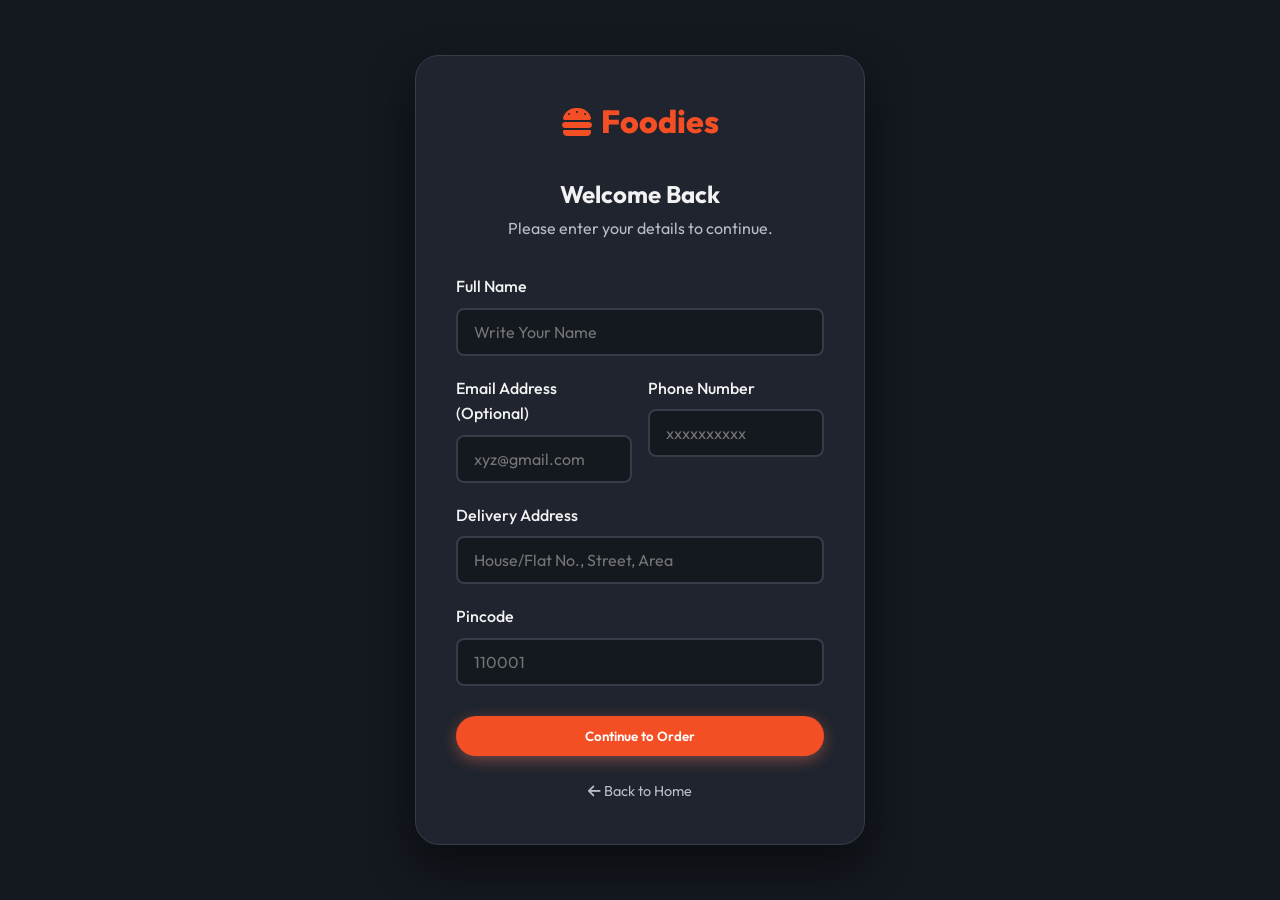
<file: profile.html>
<!-- profile.html -->
<!DOCTYPE html>
<html lang="en">
<head>
    <meta charset="UTF-8">
    <title>Foodies - My Profile</title>
    <meta name="viewport" content="width=device-width, initial-scale=1.0">
    <link href="https://fonts.googleapis.com/css2?family=Outfit:wght@300;400;500;600;700;800&display=swap" rel="stylesheet">
    <link rel="stylesheet" href="https://cdnjs.cloudflare.com/ajax/libs/font-awesome/6.4.0/css/all.min.css">
    <link rel="stylesheet" href="css/style.css">
    <style>
        .profile-container { display: flex; gap: 40px; padding: 120px 24px 80px; }
        .sidebar { width: 300px; background: var(--surface-color); border-radius: var(--radius-lg); padding: 32px; box-shadow: var(--shadow-sm); border: 1px solid var(--border-color); align-self: flex-start; }
        .user-avatar { width: 80px; height: 80px; background: var(--primary-color); color: white; border-radius: 50%; display: flex; align-items: center; justify-content: center; font-size: 2rem; font-weight: 700; margin-bottom: 16px; }
        .sidebar-menu { margin-top: 32px; display: flex; flex-direction: column; gap: 8px; }
        .sidebar-menu a { padding: 12px 16px; border-radius: var(--radius-sm); font-weight: 500; display: flex; align-items: center; gap: 12px; transition: background 0.2s; }
        .sidebar-menu a:hover, .sidebar-menu a.active { background: rgba(255, 126, 95, 0.1); color: var(--primary-color); }
        .main-content { flex: 1; }
        .order-card { background: var(--surface-color); border-radius: var(--radius-md); padding: 24px; box-shadow: var(--shadow-sm); border: 1px solid var(--border-color); margin-bottom: 24px; }
        .order-header { display: flex; justify-content: space-between; border-bottom: 1px dashed var(--border-color); padding-bottom: 16px; margin-bottom: 16px; }
        .order-status { background: var(--success-color); color: white; padding: 4px 12px; border-radius: var(--radius-full); font-size: 0.8rem; font-weight: 700; display: inline-block; }
        .order-items { color: var(--text-secondary); margin-bottom: 16px; }
        .order-total { font-size: 1.25rem; font-weight: 700; color: var(--primary-color); }
        @media(max-width: 768px) { .profile-container { flex-direction: column; } .sidebar { width: 100%; } }
    </style>
</head>
<body>
    <script>if (localStorage.getItem('theme') === 'dark') document.documentElement.setAttribute('data-theme', 'dark');</script>
    <nav class="navbar">
        <div class="nav-container">
            <a href="index.html" class="logo"><i class="fa-solid fa-burger"></i> Foodies</a>
            <ul class="nav-links">
                <li><a href="restaurants.html">Restaurants</a></li>
                <li><a href="offers.html">Offers</a></li>
                <li><a href="help.html">Help</a></li>
                <li><a href="profile.html" style="color: var(--primary-color);">Orders</a></li>
            </ul>
        </div>
    </nav>

    <div class="container profile-container">
        <aside class="sidebar">
            <div class="user-avatar" id="profileAvatar">U</div>
            <h2 id="profileName">Loading...</h2>
            <p id="profileEmail" style="color: var(--text-secondary); margin-bottom: 8px;"></p>
            <p id="profilePhone" style="color: var(--text-secondary); font-size: 0.9rem;"></p>
            <p id="profileAddress" style="color: var(--text-secondary); font-size: 0.9rem; margin-top: 8px;"></p>
            
            <div class="sidebar-menu">
                <a href="#" onclick="switchProfileTab(event, 'tab-orders')" class="sidebar-tab active"><i class="fa-solid fa-box"></i> My Orders</a>
                <a href="#" onclick="switchProfileTab(event, 'tab-favorites')" class="sidebar-tab"><i class="fa-solid fa-heart"></i> Favorites</a>
                <a href="#" onclick="switchProfileTab(event, 'tab-addresses')" class="sidebar-tab"><i class="fa-solid fa-location-dot"></i> Addresses</a>
                <a href="#" onclick="switchProfileTab(event, 'tab-payments')" class="sidebar-tab"><i class="fa-solid fa-credit-card"></i> Payments</a>
                <a href="#" onclick="authSystem.logout(); return false;" style="color: var(--danger-color); margin-top: 16px;"><i class="fa-solid fa-right-from-bracket"></i> Logout</a>
            </div>

            <!-- Suggest to a Friend Box -->
            <div style="margin-top: 32px; background: rgba(255, 126, 95, 0.1); border: 1px dashed var(--primary-color); border-radius: var(--radius-md); padding: 16px; text-align: center;">
                <i class="fa-solid fa-gift" style="font-size: 2rem; color: var(--primary-color); margin-bottom: 8px;"></i>
                <h4 style="margin-bottom: 8px; color: var(--primary-color);">Refer & Earn</h4>
                <p style="font-size: 0.85rem; color: var(--text-secondary); margin-bottom: 12px;">Suggest Foodies to a friend and both get 20% off!</p>
                <div style="background: white; border: 1px solid var(--border-color); border-radius: var(--radius-sm); padding: 8px; font-weight: 700; font-family: monospace; letter-spacing: 1px; margin-bottom: 12px; color: var(--bg-color); text-shadow: 0 0 1px black;">
                    FASTFOOD20
                </div>
                <button class="btn btn-primary btn-sm btn-block" onclick="copyReferral()">Copy Link</button>
            </div>
        </aside>

        <div class="main-content">
            <!-- Orders Tab -->
            <div id="tab-orders" class="profile-tab-content">
                <h2 style="margin-bottom: 24px;">Past Orders</h2>
                <div id="ordersContainer">
                    <p style="color: var(--text-secondary);">No past orders found.</p>
                </div>
            </div>

            <!-- Favorites Tab -->
            <div id="tab-favorites" class="profile-tab-content" style="display: none;">
                <h2 style="margin-bottom: 24px;">My Favorites</h2>
                <div id="profileFavoritesContainer" style="display: grid; grid-template-columns: repeat(auto-fill, minmax(250px, 1fr)); gap: 16px;">
                    <p style="color: var(--text-secondary);">Loading favorites...</p>
                </div>
                <div style="margin-top: 24px;">
                    <a href="favorites.html" class="btn btn-outline">View All Favorites</a>
                </div>
            </div>

            <!-- Addresses Tab -->
            <div id="tab-addresses" class="profile-tab-content" style="display: none;">
                <h2 style="margin-bottom: 24px;">Saved Addresses</h2>
                <div id="addressesContainer"></div>
                <button class="btn btn-outline" style="width: 100%; border-style: dashed;" onclick="promptAddAddress()"><i class="fa-solid fa-plus"></i> Add New Address</button>
            </div>

            <!-- Payments Tab -->
            <div id="tab-payments" class="profile-tab-content" style="display: none;">
                <h2 style="margin-bottom: 24px;">Saved Payments</h2>
                <div id="paymentsContainer"></div>
                <button class="btn btn-outline" style="width: 100%; border-style: dashed;" onclick="promptAddPayment()"><i class="fa-solid fa-plus"></i> Add Payment Method</button>
            </div>
        </div>
    </div>
    
    <div id="toastContainer" class="toast-container"></div>
    <script src="js/auth.js"></script>
    <script src="js/script.js"></script>
    <script src="js/cart.js"></script>
    <script>
        document.addEventListener('DOMContentLoaded', () => {
            if (!authSystem.isLoggedIn()) {
                window.location.href = 'login.html';
                return;
            }
            
            const user = authSystem.getUser();
            document.getElementById('profileName').textContent = user.name;
            document.getElementById('profileAvatar').textContent = user.avatarInitials || 'U';
            
            if (user.email) {
                document.getElementById('profileEmail').textContent = user.email;
            } else {
                document.getElementById('profileEmail').style.display = 'none';
            }
            
            document.getElementById('profilePhone').textContent = `+91 ${user.phone}`;
            document.getElementById('profileAddress').innerHTML = `<i class="fa-solid fa-location-dot" style="margin-right:4px;"></i>${user.address || ''}, ${user.pincode || ''}`;
            const savedAddressEl = document.getElementById('savedAddressText');
            if (savedAddressEl) {
                savedAddressEl.textContent = `${user.address || ''}, ${user.pincode || ''}`;
            }

            // Render Orders
            const ordersContainer = document.getElementById('ordersContainer');
            const orders = cartSystem.getOrders();
            if(orders.length > 0) {
                ordersContainer.innerHTML = '';
                orders.forEach(order => {
                    const itemsStr = order.items.map(i => `${i.quantity}x ${i.name}`).join(', ');
                    ordersContainer.innerHTML += `
                        <div class="order-card">
                            <div class="order-header">
                                <div>
                                    <h3>Ordered Items</h3>
                                    <p style="color: var(--text-secondary); font-size: 0.9rem;">Order ${order.id} • ${order.date || ''}</p>
                                </div>
                                <div style="text-align: right;">
                                    <span class="order-status">Delivered</span>
                                </div>
                            </div>
                            <div class="order-items">
                                <p>${itemsStr}</p>
                            </div>
                            <div style="display: flex; justify-content: space-between; align-items: center;">
                                <span class="order-total">₹${order.total}</span>
                                <div>
                                    <button class="btn btn-outline btn-sm" onclick="openFeedback('${order.id}')" style="margin-right: 8px;">Rate</button>
                                    <button class="btn btn-outline btn-sm" onclick="cartSystem.reorder('${order.id}')">Reorder</button>
                                </div>
                            </div>
                        </div>
                    `;
                });
            }
        });

        // --------------------------------
        // Tab & Favorites Logic
        // --------------------------------
        function switchProfileTab(e, tabId) {
            e.preventDefault();
            // Update tabs
            document.querySelectorAll('.sidebar-tab').forEach(t => t.classList.remove('active'));
            e.currentTarget.classList.add('active');
            
            // Update content
            document.querySelectorAll('.profile-tab-content').forEach(c => c.style.display = 'none');
            document.getElementById(tabId).style.display = 'block';
            
            if (tabId === 'tab-favorites') renderProfileFavorites();
            if (tabId === 'tab-addresses') renderAddresses();
            if (tabId === 'tab-payments') renderPayments();
        }
        
        function renderProfileFavorites() {
            const container = document.getElementById('profileFavoritesContainer');
            if(!window.wishlistSystem || !window.foodData) return;
            
            const favIds = window.wishlistSystem.wishlist || [];
            const favDishIds = window.wishlistSystem.dishWishlist || [];
            
            let html = '';
            
            if(favIds.length > 0) {
                html += '<h3 style="grid-column: 1/-1; margin-bottom: 8px;">Restaurants</h3>';
                const favRestaurants = window.foodData.restaurants.filter(r => favIds.includes(r.id));
                favRestaurants.forEach(r => {
                    html += `
                        <div style="background: var(--surface-color); border: 1px solid var(--border-color); border-radius: var(--radius-sm); overflow: hidden; display:flex; align-items:center; gap: 12px; padding: 12px;">
                            <img src="${r.img}" style="width: 60px; height: 60px; object-fit: cover; border-radius: 4px;">
                            <div>
                                <h4 style="font-size: 1rem; margin-bottom: 4px;">${r.name}</h4>
                                <p style="font-size: 0.8rem; color: var(--text-secondary);"><i class="fa-solid fa-star" style="color: gold;"></i> ${r.rating}</p>
                            </div>
                        </div>
                    `;
                });
            }
            
            if(favDishIds.length > 0) {
                html += '<h3 style="grid-column: 1/-1; margin-top: 16px; margin-bottom: 8px;">Dishes</h3>';
                const favDishes = window.foodData.dishes.filter(d => favDishIds.includes(d.id));
                favDishes.forEach(d => {
                    html += `
                        <div style="background: var(--surface-color); border: 1px solid var(--border-color); border-radius: var(--radius-sm); overflow: hidden; display:flex; align-items:center; gap: 12px; padding: 12px;">
                            <img src="${d.img}" style="width: 60px; height: 60px; object-fit: cover; border-radius: 4px;">
                            <div style="flex:1;">
                                <h4 style="font-size: 1rem; margin-bottom: 4px;">${d.name}</h4>
                                <p style="font-size: 0.8rem; color: var(--text-secondary);">${d.restaurant}</p>
                            </div>
                            <button onclick="cartSystem.addItem(${d.id}, '${d.name.replace(/'/g, "\\'")}', ${d.price}, '${d.img}')" class="btn btn-primary btn-sm">Add</button>
                        </div>
                    `;
                });
            }
            
            if(favIds.length === 0 && favDishIds.length === 0) {
                html = '<p style="color: var(--text-secondary); grid-column: 1/-1;">You have no saved favorites yet.</p>';
            }
            
            container.innerHTML = html;
        }

        function renderAddresses() {
            const container = document.getElementById('addressesContainer');
            if(!window.profileSystem) return;
            const addresses = window.profileSystem.addresses;
            
            let html = '';
            addresses.forEach(a => {
                html += `
                    <div class="order-card" style="margin-bottom: 12px;">
                        <div style="display: flex; justify-content: space-between;">
                            <div>
                                <h4 style="text-transform: capitalize;">${a.label}</h4>
                                <p style="color: var(--text-secondary); margin-top: 8px;">${a.detail}</p>
                            </div>
                            <button class="btn btn-outline btn-sm" style="color: var(--danger-color); border-color: var(--danger-color);" onclick="profileSystem.removeAddress(${a.id})">Remove</button>
                        </div>
                    </div>
                `;
            });
            container.innerHTML = html;
        }
        function promptAddAddress() {
            const label = prompt("Enter address label (e.g. Home, Work):", "Home");
            if(label) {
                const detail = prompt("Enter full address:", "");
                if(detail) {
                    profileSystem.addAddress(label, detail);
                }
            }
        }

        function renderPayments() {
            const container = document.getElementById('paymentsContainer');
            if(!window.profileSystem) return;
            const payments = window.profileSystem.payments;
            
            let html = '';
            payments.forEach(p => {
                html += `
                    <div class="order-card" style="display: flex; align-items: center; gap: 16px; margin-bottom: 12px;">
                        <i class="fa-brands fa-cc-${p.type.toLowerCase() === 'visa' ? 'visa' : 'mastercard'}" style="font-size: 2rem; color: var(--primary-color);"></i>
                        <div style="flex: 1;">
                            <h4>${p.type} ending in ${p.detail.slice(-4)}</h4>
                            <p style="color: var(--text-secondary);">Saved Method</p>
                        </div>
                        <button class="btn btn-outline btn-sm" style="color: var(--danger-color); border-color: var(--danger-color);" onclick="profileSystem.removePayment(${p.id})">Remove</button>
                    </div>
                `;
            });
            container.innerHTML = html;
        }
        
        function promptAddPayment() {
            const type = prompt("Enter card type (Visa or Mastercard):", "Visa");
            if(type) {
                const detail = prompt("Enter 16-digit card number:", "1234567890123456");
                if(detail) {
                    profileSystem.addPayment(type, detail);
                }
            }
        }

        // --------------------------------
        // Feedback & Referral Logic
        // --------------------------------
        let activeOrderForFeedback = null;

        function copyReferral() {
            navigator.clipboard.writeText('Use my referral code FASTFOOD20 to get 20% off your first Foodies order: https://foodies.demo');
            if(window.showToast) window.showToast("Referral link copied!");
        }

        function openFeedback(orderId) {
            activeOrderForFeedback = orderId;
            document.getElementById('feedbackModal').style.display = 'flex';
            // reset stars
            document.querySelectorAll('.star-rating i').forEach(star => {
                star.className = 'fa-regular fa-star';
            });
            const timingC = document.getElementById('timingStars');
            const conditionC = document.getElementById('conditionStars');
            if(timingC) timingC.removeAttribute('data-value');
            if(conditionC) conditionC.removeAttribute('data-value');
            document.getElementById('feedbackComments').value = '';
        }

        function closeFeedback() {
            document.getElementById('feedbackModal').style.display = 'none';
            activeOrderForFeedback = null;
        }

        function setStar(el, category, value) {
            const container = el.parentElement;
            const stars = container.querySelectorAll('i');
            stars.forEach((star, index) => {
                if(index < value) {
                    star.className = 'fa-solid fa-star';
                } else {
                    star.className = 'fa-regular fa-star';
                }
            });
            container.setAttribute('data-value', value);
        }

        function submitFeedback() {
            const timing = document.getElementById('timingStars').getAttribute('data-value');
            const condition = document.getElementById('conditionStars').getAttribute('data-value');
            
            if(!timing || !condition) {
                if(window.showToast) window.showToast("Please rate both timing and food condition.");
                return;
            }

            // Fake submission success
            closeFeedback();
            if(window.showToast) window.showToast(`feedback submitted successfully for this order. Thank you!`);
        }
    </script>
    
    <!-- Feedback Modal -->
    <div id="feedbackModal" class="modal-overlay" style="display: none;">
        <div class="modal-content">
            <div class="modal-header">
                <h2>Rate Your Order</h2>
                <button class="close-modal" onclick="closeFeedback()">&times;</button>
            </div>
            <div class="modal-body">
                <p style="margin-bottom:16px; color:var(--text-secondary);">Your feedback helps us improve our service.</p>
                
                <div style="margin-bottom: 24px;">
                    <label style="font-weight:600; display:block; margin-bottom:8px;">Delivery Timing</label>
                    <div class="star-rating" id="timingStars">
                        <i class="fa-regular fa-star" onclick="setStar(this, 'timing', 1)"></i>
                        <i class="fa-regular fa-star" onclick="setStar(this, 'timing', 2)"></i>
                        <i class="fa-regular fa-star" onclick="setStar(this, 'timing', 3)"></i>
                        <i class="fa-regular fa-star" onclick="setStar(this, 'timing', 4)"></i>
                        <i class="fa-regular fa-star" onclick="setStar(this, 'timing', 5)"></i>
                    </div>
                </div>

                <div style="margin-bottom: 24px;">
                    <label style="font-weight:600; display:block; margin-bottom:8px;">Food Condition</label>
                    <div class="star-rating" id="conditionStars">
                        <i class="fa-regular fa-star" onclick="setStar(this, 'condition', 1)"></i>
                        <i class="fa-regular fa-star" onclick="setStar(this, 'condition', 2)"></i>
                        <i class="fa-regular fa-star" onclick="setStar(this, 'condition', 3)"></i>
                        <i class="fa-regular fa-star" onclick="setStar(this, 'condition', 4)"></i>
                        <i class="fa-regular fa-star" onclick="setStar(this, 'condition', 5)"></i>
                    </div>
                </div>

                <div class="form-group" style="margin-bottom:24px;">
                    <label>Additional Comments (optional)</label>
                    <textarea id="feedbackComments" rows="3" style="width:100%; border:1px solid var(--border-color); border-radius:var(--radius-sm); padding:12px; font-family:inherit; resize:vertical; background:var(--bg-color); color:var(--text-primary);"></textarea>
                </div>

                <button class="btn btn-primary btn-block" onclick="submitFeedback()">Submit Feedback</button>
            </div>
        </div>
    </div>
    </div>
</body>
</html>
</file>
<file: css/style.css>
@import url("base.css");
@import url("layout.css");
@import url("components.css");
@import url("home.css");

/* Modal Utilities */
.modal-overlay {
    position: fixed;
    top: 0; left: 0; right: 0; bottom: 0;
    background: rgba(0,0,0,0.6);
    backdrop-filter: blur(4px);
    z-index: 1000;
    display: flex;
    align-items: center;
    justify-content: center;
    padding: 24px;
}
.modal-content {
    background: var(--surface-color);
    width: 100%;
    max-width: 500px;
    border-radius: var(--radius-lg);
    box-shadow: var(--shadow-xl);
    border: 1px solid var(--border-color);
    overflow: hidden;
    animation: fadeUp 0.3s ease;
}
.modal-header {
    display: flex;
    justify-content: space-between;
    align-items: center;
    padding: 24px 32px;
    border-bottom: 1px solid var(--border-color);
    background: rgba(0,0,0,0.02);
}
.modal-header h2 { font-size: 1.5rem; margin: 0; }
.close-modal {
    background: none; border: none; font-size: 2rem;
    color: var(--text-secondary); cursor: pointer; transition: 0.2s;
}
.close-modal:hover { color: var(--danger-color); }
.modal-body { padding: 32px; }
.star-rating i {
    font-size: 2rem;
    color: #ffd700;
    cursor: pointer;
    margin-right: 8px;
    transition: transform 0.2s;
}
.star-rating i:hover { transform: scale(1.1); }
</file>
